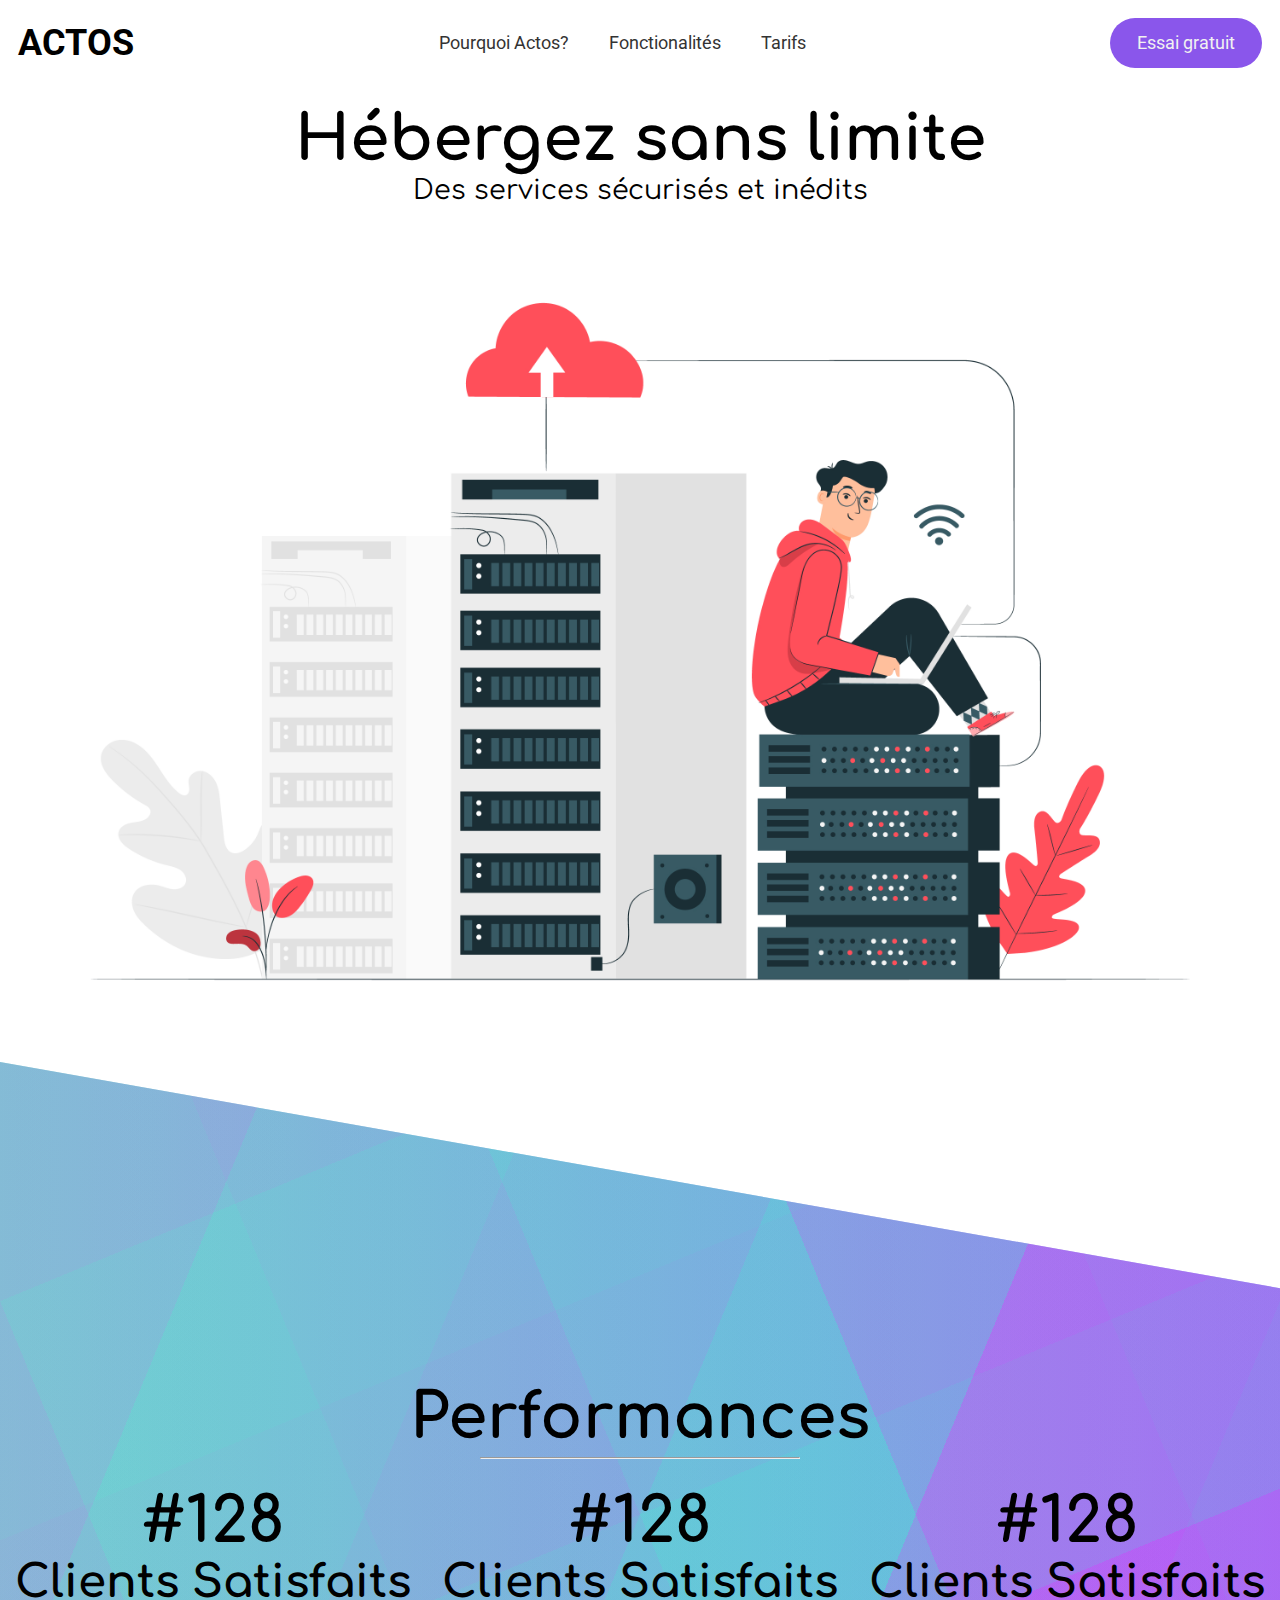
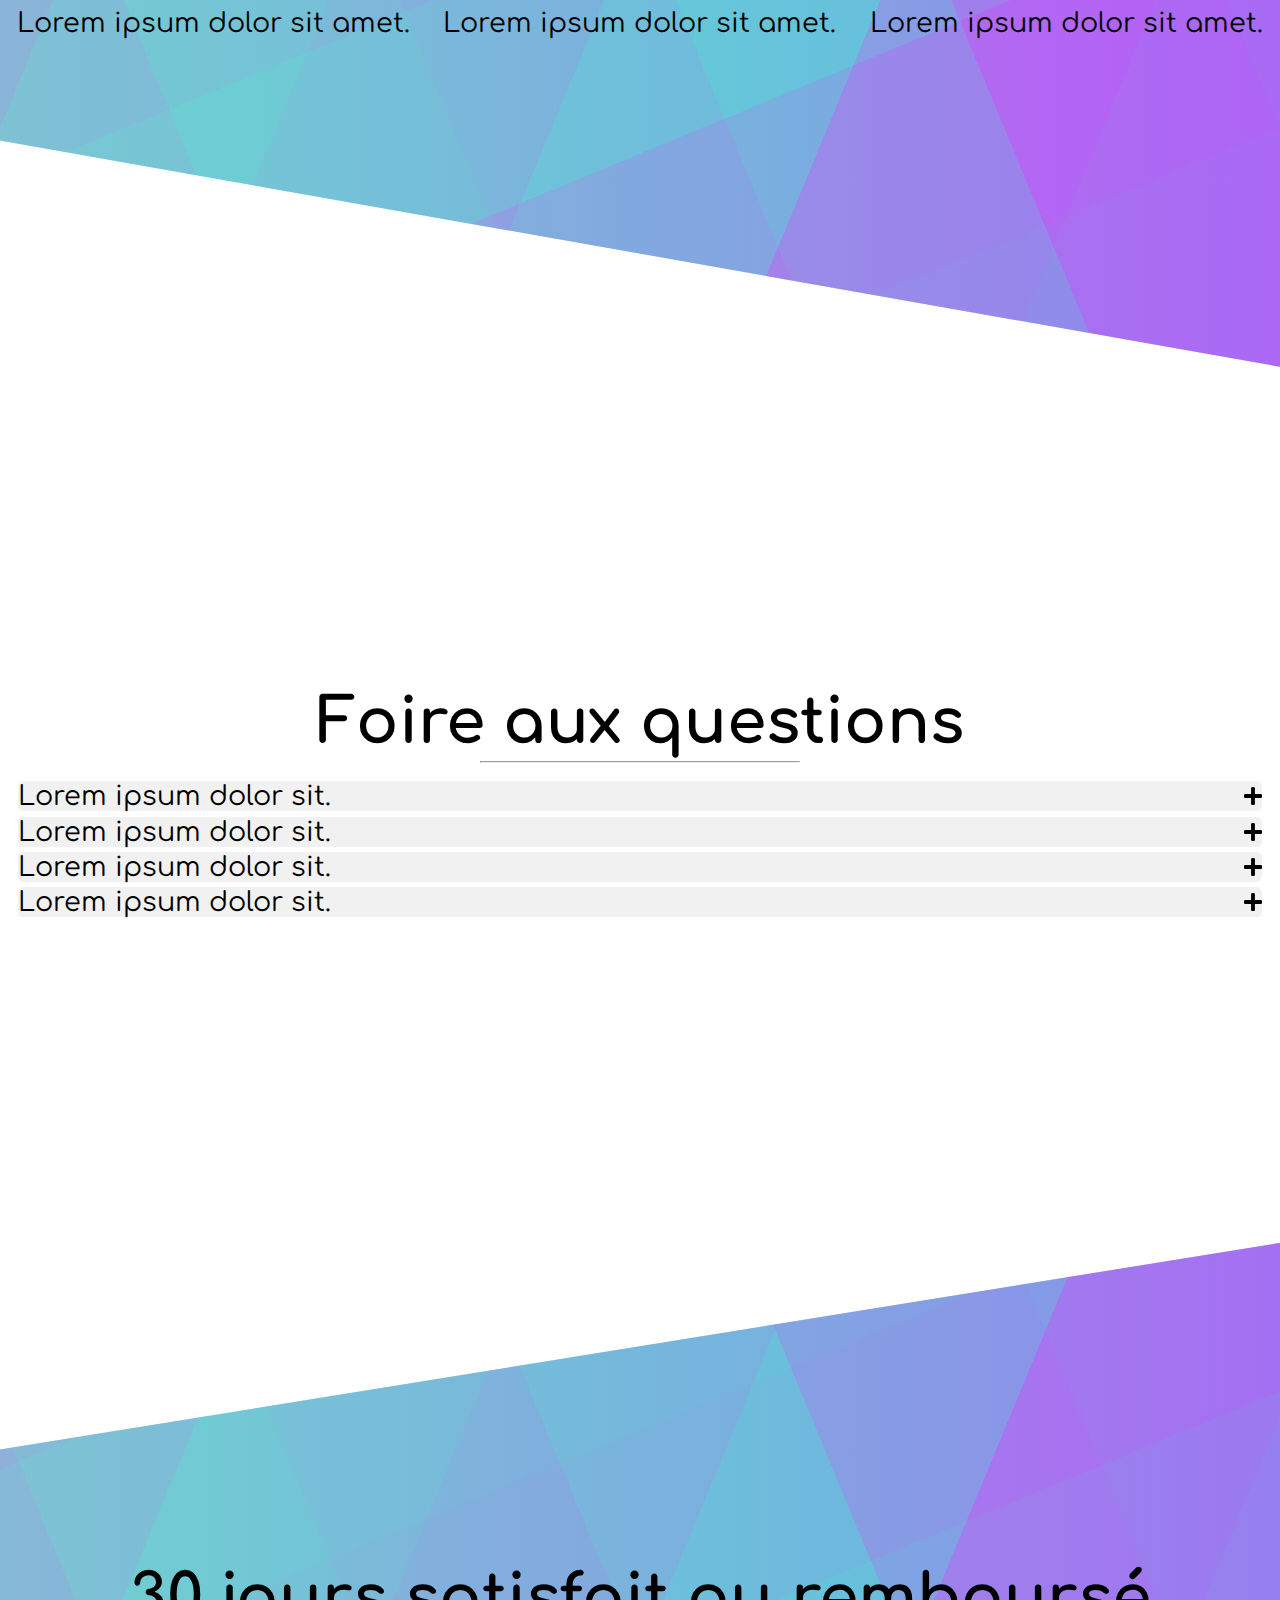
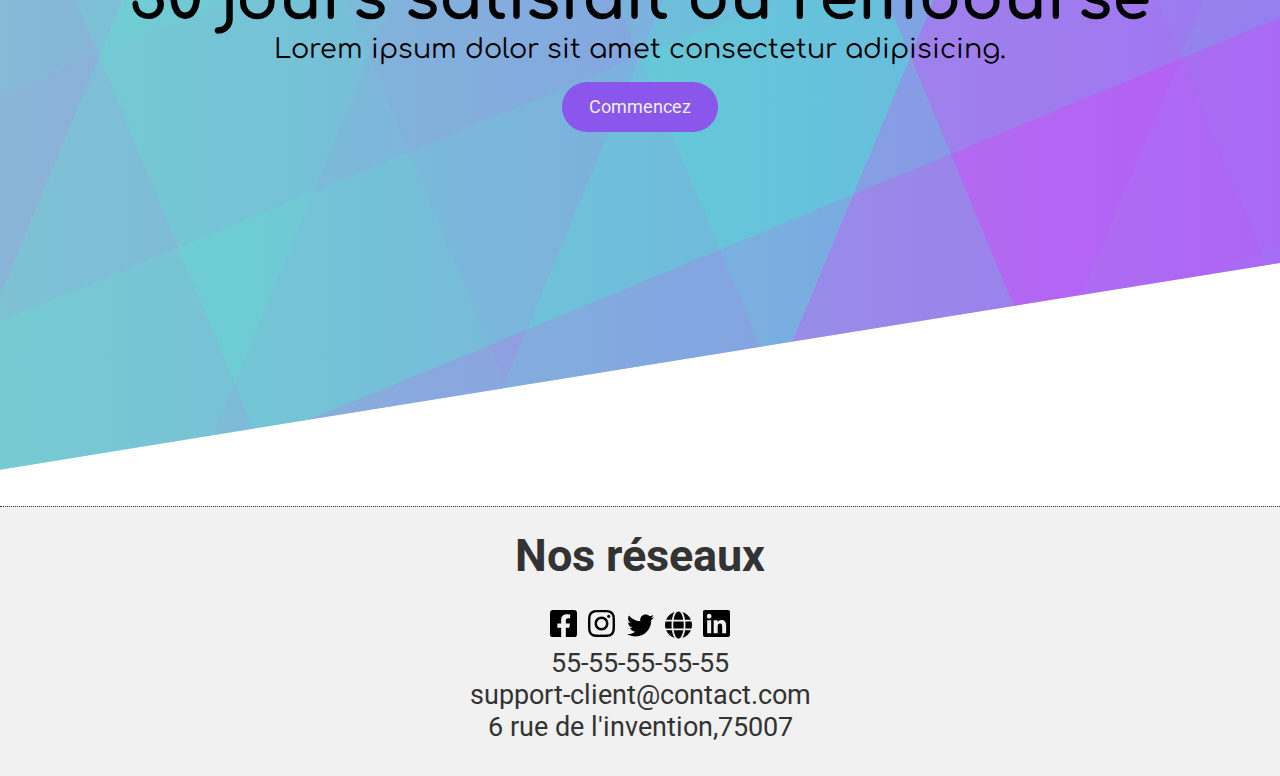
<file: index.html>
<!DOCTYPE html>
<html lang="fr">
<head>
    <meta charset="UTF-8">
    <meta http-equiv="X-UA-Compatible" content="IE=edge">
    <meta name="viewport" content="width=device-width, initial-scale=1.0">
    <title>Actos - Hébergez sans limites</title>
    <meta name="description" content="Actos - hébergez sans limites - services sécurisés et inédits">
    <meta name="keywords" content="Hebergement, Web">
    <meta name="author" content="Pilou">
    <!-- liens -->
    <link rel="stylesheet" href="styles\style.css">
    <link rel="preconnect" href="https://fonts.googleapis.com">
    <link rel="preconnect" href="https://fonts.gstatic.com" crossorigin>
    <link href="https://fonts.googleapis.com/css2?family=Comfortaa:wght@500&family=Roboto:wght@300&display=swap" rel="stylesheet">
</head>
<body>
    <!-- header -->
    <header>
    <!-- navigation -->
    <nav class="dropdown">
        <h1>ACTOS</h1>
        <img src="ressources\menu.svg" alt="Menu" class="dropBtn">
        <ul class="dropdown-content">
            <li><a href="#">Pourquoi Actos?</a></li>
            <li><a href="#">Fonctionalités</a></li>
            <li><a href="#">Tarifs</a></li>
        </ul>
        <button class="button"><a href="#">Essai gratuit</a></button>
    </nav>
    <!-- Header -->
    <h2>Hébergez sans limite</h2>
    <p>Des services sécurisés et inédits</p>
    <img src="ressources\background-accueil.jpg" alt="image d'accueil">
    </header>

  <!-- main contenant 3 articles-->
  <main class="container-global">
    <!-- article Performances -->
    <article id="perf">
        <h2>Performances</h2>
        <hr/>
        <span class="line"></span>
        <div>
            <section>
                <h3>#128</h3>
                <h4>Clients Satisfaits</h4>
                <p>Lorem ipsum dolor sit amet.</p>
            </section>
            <section>
                <h3>#128</h3>
                <h4>Clients Satisfaits</h4>
                <p>Lorem ipsum dolor sit amet.</p>
            </section>
            <section>
                <h3>#128</h3>
                <h4>Clients Satisfaits</h4>
                <p>Lorem ipsum dolor sit amet.</p>
            </section>
        </div>    
    </article>

    <!-- article FAQ -->
    <article id="faq">
        <h2>Foire aux questions</h2>
        <hr/>
        <section>
            <p>Lorem ipsum dolor sit.</p>
            <img src="ressources\plus.svg" alt="déveloper">
        </section>
        <section>
            <p>Lorem ipsum dolor sit.</p>
            <img src="ressources\plus.svg" alt="déveloper">
        </section>
        <section>
            <p>Lorem ipsum dolor sit.</p>
            <img src="ressources\plus.svg" alt="déveloper">
        </section>
        <section>
            <p>Lorem ipsum dolor sit.</p>
            <img src="ressources\plus.svg" alt="déveloper">
        </section>
    </article>

    <!-- article remboursement -->
    <article id="remb">
        <h2>30 jours satisfait ou remboursé</h2>
        <p>Lorem ipsum dolor sit amet consectetur adipisicing.</p>
        <button class="button"><a href="#">Commencez</a></button>
    </article>
</main>

    <!-- footer -->
    <footer>
        <h4>Nos réseaux</h4>
        <span>
            <img src="ressources\facebook.svg" alt="facebook">
            <img src="ressources\insta.svg" alt="instagram">
            <img src="ressources\twitter.svg" alt="twitter">
            <img src="ressources\globe-internet.svg" alt="world-wide-web">
            <img src="ressources\linkedin.svg" alt="linked in">
        </span>
        <p>55-55-55-55-55</p>
        <p>support-client@contact.com</p>
        <p>6 rue de l'invention,75007</p>
    </footer>
    
</body>
</html>
</file>
